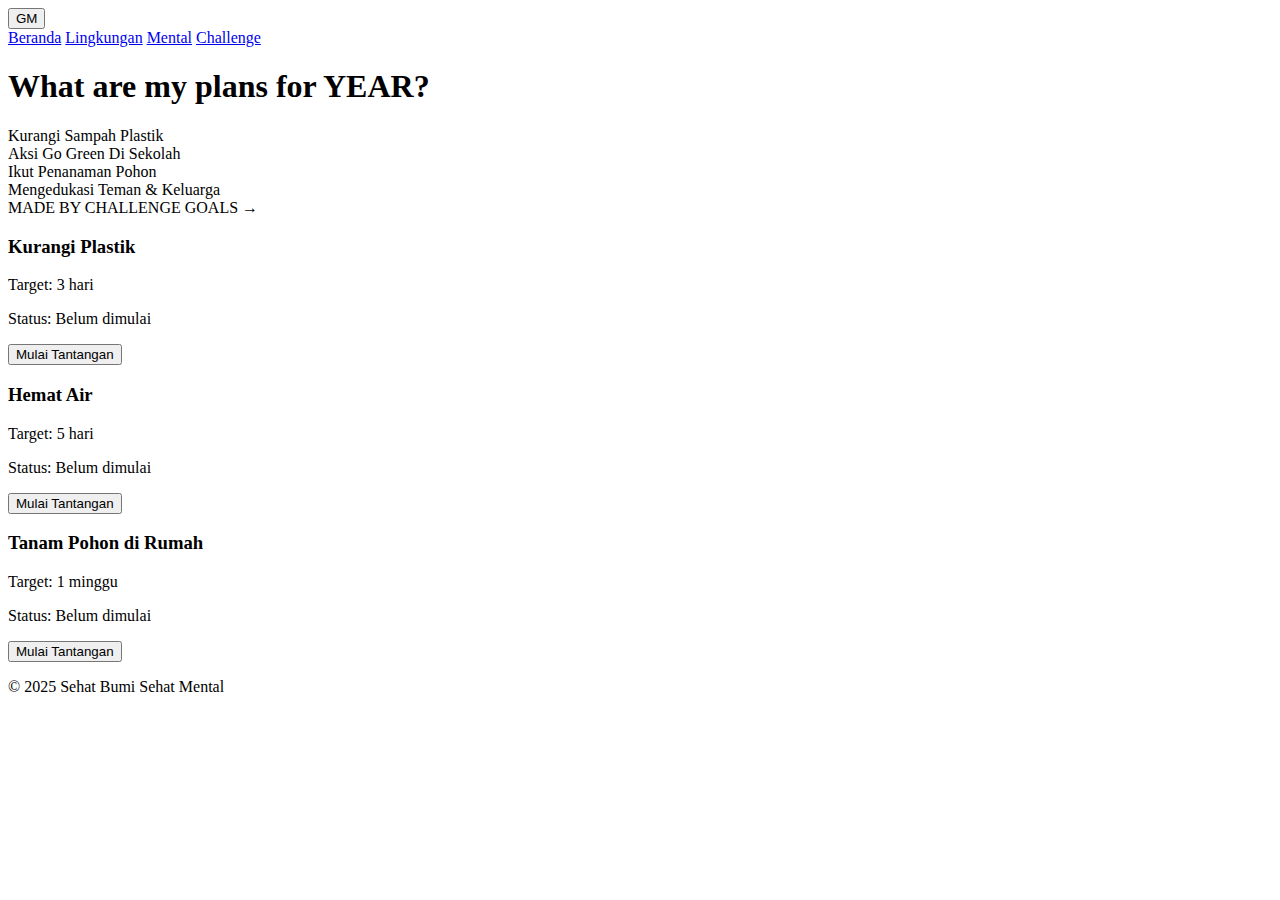
<file: greenmind/challenge.html>
<!DOCTYPE html>
<html lang="id">

<head>
    <meta charset="UTF-8">
    <meta name="viewport" content="width=device-width, initial-scale=1.0">
    <title>Challenge Lingkungan - Sehat Bumi Sehat Mental</title>
    <link rel="stylesheet" href="assets/css/style.css">
</head>

<body>
    <style>
        /* MODAL */
        .modal {
            position: fixed;
            top: 0;
            left: 0;
            width: 100%;
            height: 100%;
            background: rgba(0, 0, 0, 0.55);
            display: none;
            justify-content: center;
            align-items: center;
            z-index: 2000;
        }

        .modal-content {
            background: white;
            padding: 40px;
            width: 350px;
            border-radius: 18px;
            text-align: center;
            animation: pop .25s ease;
        }

        @keyframes pop {
            from {
                transform: scale(0.6);
                opacity: 0;
            }

            to {
                transform: scale(1);
                opacity: 1;
            }
        }

        .reward {
            font-size: 40px;
            margin-bottom: 15px;
        }
    </style>
    </head>
    <div id="page-wrapper" class="main-wrapper">

        <!-- NAVBAR -->
        <header class="navbar">
            <button class="sidebar-toggle" onclick="toggleSidebar()">GM</button>
            <nav id="navMenu">
                <a href="index.html">Beranda</a>
                <a href="lingkungan.html">Lingkungan</a>
                <a href="mental.html">Mental</a>
                <a href="challenge.html" class="active">Challenge</a>
            </nav>
        </header>


        <!-- HERO PLANS -->
        <section class="plans-hero">
            <h1 class="plans-title">What are my <span>plans</span> for YEAR?</h1>
            <div class="tag-container">
                <div class="tag tag-1">Kurangi Sampah Plastik</div>
                <div class="tag tag-2">Aksi Go Green Di Sekolah</div>
                <div class="tag tag-3">Ikut Penanaman Pohon</div>
                <div class="tag tag-4">Mengedukasi Teman & Keluarga</div>
            </div>
            <div class="plans-footer">
                <span>MADE BY</span>
                <span>CHALLENGE GOALS →</span>
            </div>
        </section>

        <!-- CHALLENGE CARDS -->
        <main class="content">
            <section class="cards">

                <div class="card">
                    <h3>Kurangi Plastik</h3>
                    <p>Target: 3 hari</p>
                    <p class="status">Status: Belum dimulai</p>
                    <button class="btn" onclick="updateChallenge(this)">Mulai Tantangan</button>
                </div>

                <div class="card">
                    <h3>Hemat Air</h3>
                    <p>Target: 5 hari</p>
                    <p class="status">Status: Belum dimulai</p>
                    <button class="btn" onclick="updateChallenge(this)">Mulai Tantangan</button>
                </div>

                <div class="card">
                    <h3>Tanam Pohon di Rumah</h3>
                    <p>Target: 1 minggu</p>
                    <p class="status">Status: Belum dimulai</p>
                    <button class="btn" onclick="updateChallenge(this)">Mulai Tantangan</button>
                </div>

            </section>
        </main>

        <!-- MODAL POP-UP SELAMAT -->
        <div class="modal" id="congratsModal">
            <div class="modal-content">
                <div class="reward">🎉</div>
                <h2>Selamat!</h2>
                <p>Kamu berhasil menyelesaikan tantangan 🌿</p>
                <button class="btn" onclick="closeModal()">Tutup</button>
            </div>
        </div>

        <footer>
            <p>© 2025 Sehat Bumi Sehat Mental</p>
        </footer>

    </div> <!-- WRAPPER -->
    <!-- SCRIPT -->
    <script>
        // Challenge cards logic
        function updateChallenge(button) {
            const card = button.parentNode;
            const statusText = card.querySelector(".status");

            if (statusText.innerText.includes("Belum")) {
                statusText.innerText = "Status: Berjalan";
                button.innerText = "Selesaikan";
            } else if (statusText.innerText.includes("Berjalan")) {
                statusText.innerText = "Status: Selesai 🎉";
                button.innerText = "Lihat";
                showCongrats();
            } else {
                alert("Kamu sudah menyelesaikan ini! 🎉");
            }
        }

        function showCongrats() {
            document.getElementById("congratsModal").style.display = "flex";
        }

        function closeModal() {
            document.getElementById("congratsModal").style.display = "none";
        }
    </script>

</body>

</html>
</file>
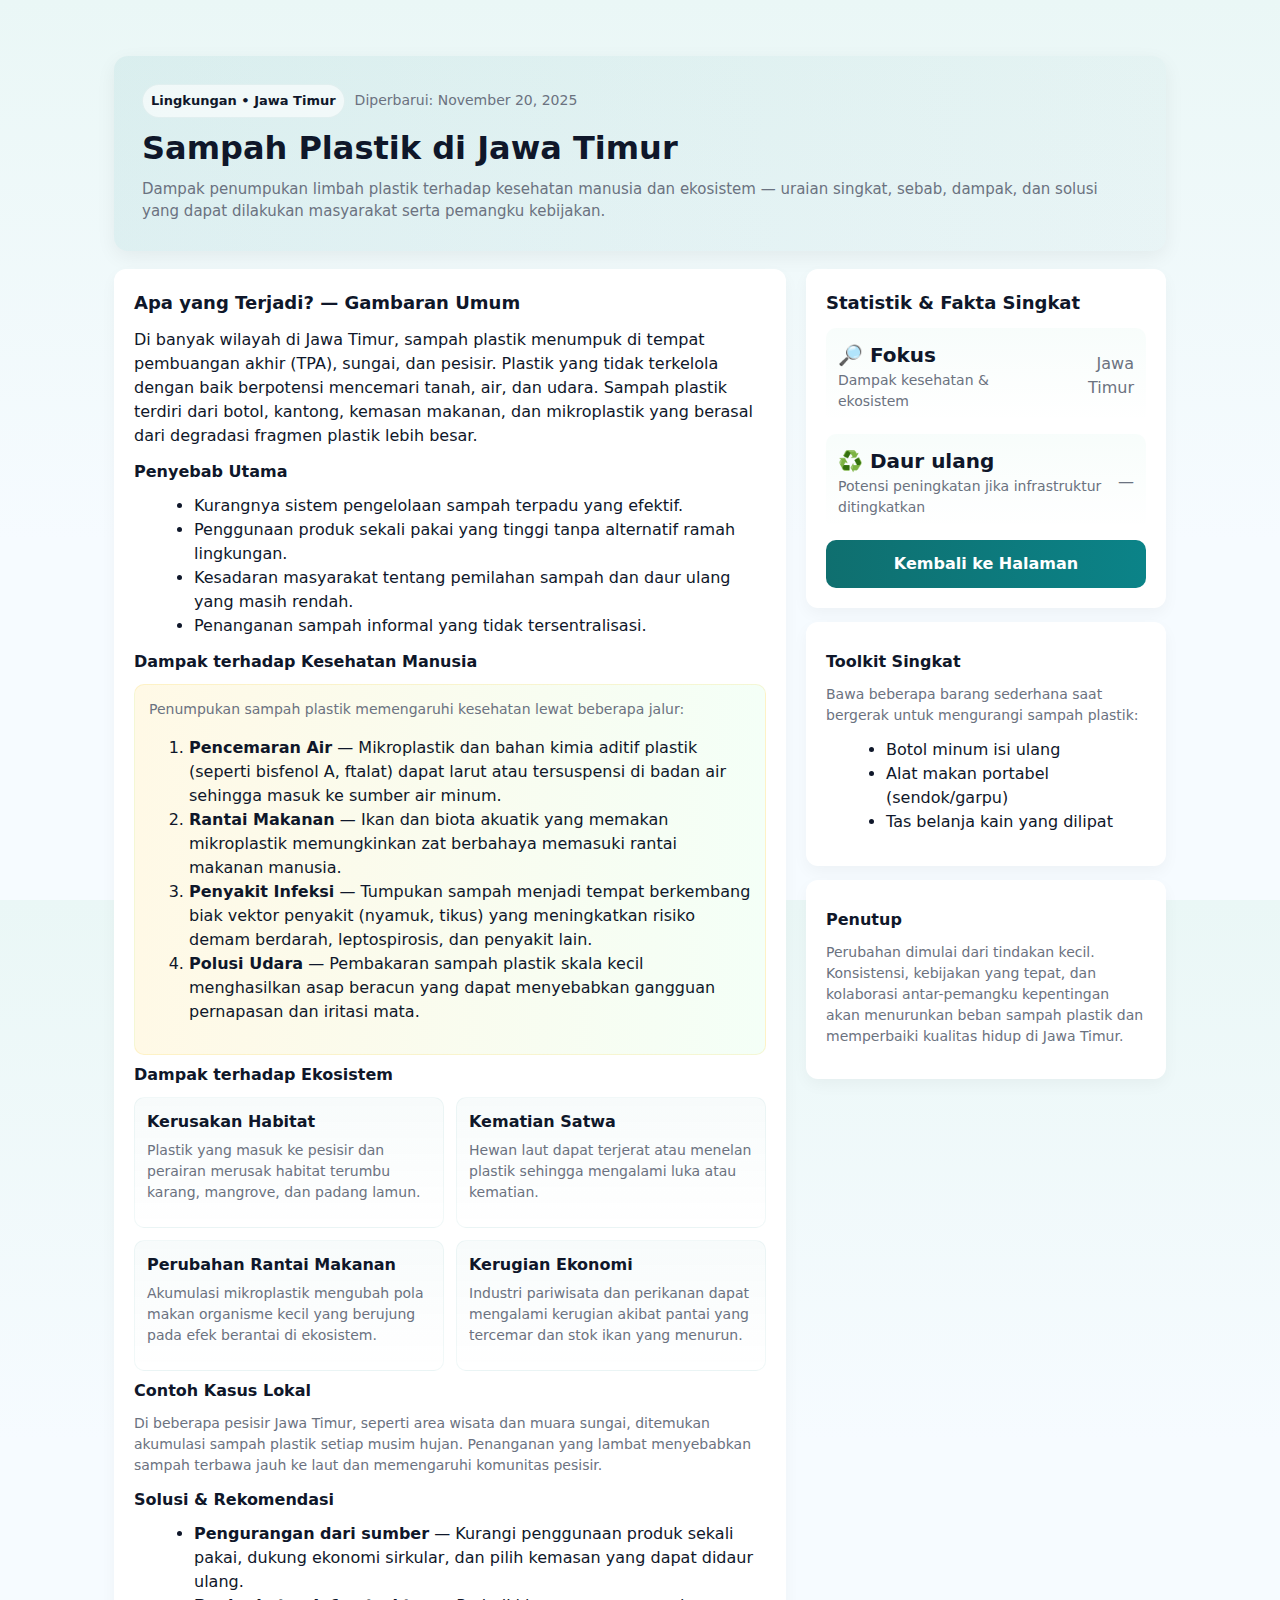
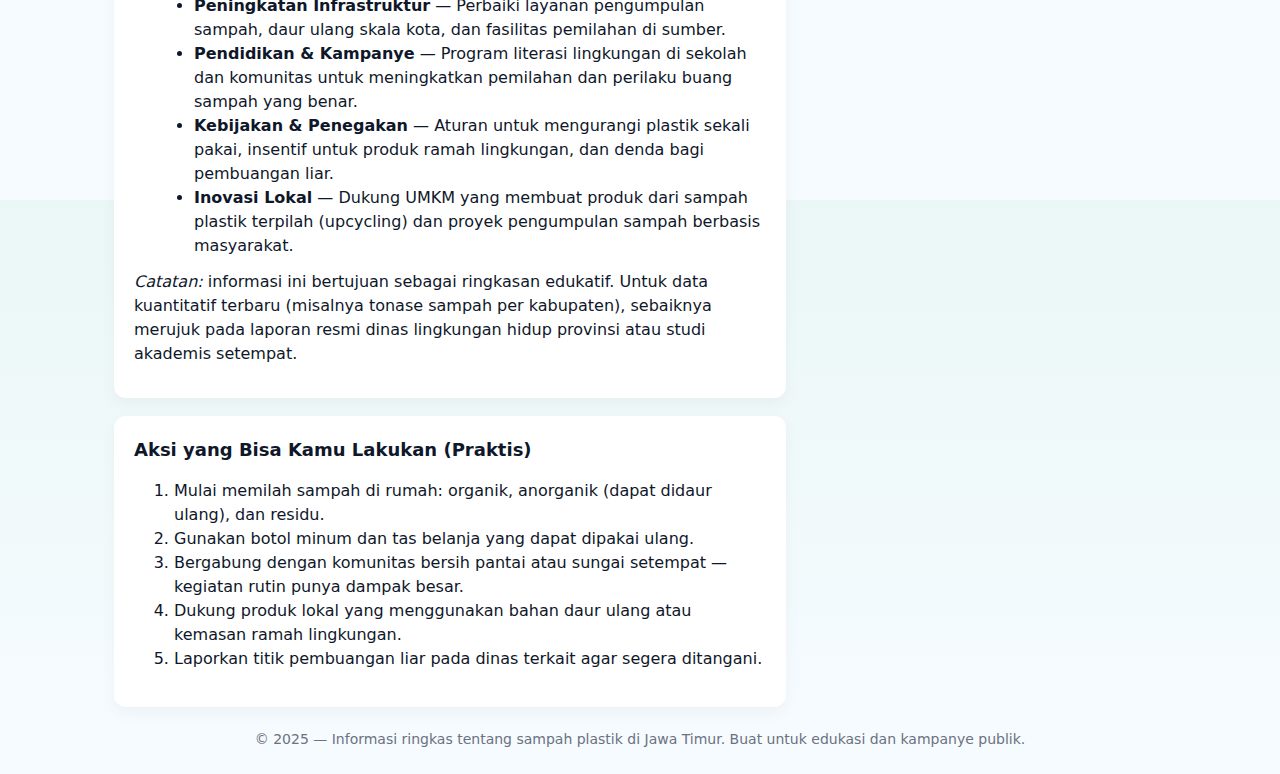
<file: greenmind/topik1.html>
<!doctype html>
<html lang="id">
<head>
  <meta charset="utf-8">
  <meta name="viewport" content="width=device-width, initial-scale=1">
  <title>Sampah Plastik di Jawa Timur — Dampak terhadap Kesehatan & Ekosistem</title>
  <meta name="description" content="Ringkasan tentang penumpukan limbah plastik di Jawa Timur, dampaknya pada kesehatan manusia dan lingkungan, serta solusi praktis yang bisa diterapkan.">
  <style>
    :root{
      --bg:#f6fbff; --card:#ffffff; --accent:#0f6f6f; --muted:#6b7280; --accent-2:#0b8388;
      --success:#16a34a; --danger:#ef4444; --glass: rgba(255,255,255,0.6);
      font-family: Inter, ui-sans-serif, system-ui, -apple-system, "Segoe UI", Roboto, "Helvetica Neue", Arial;
    }
    *{box-sizing:border-box}
    html,body{height:100%}
    body{
      margin:0; background:linear-gradient(180deg,#eaf7f6 0%,var(--bg) 60%);
      color:#0f172a; -webkit-font-smoothing:antialiased; -moz-osx-font-smoothing:grayscale;
      line-height:1.5;
    }
    .container{max-width:1100px;margin:32px auto;padding:24px}

    header.hero{
      display:grid;grid-template-columns:1fr;gap:18px;align-items:center;padding:28px;border-radius:14px;background:linear-gradient(90deg,rgba(11,131,136,0.08),rgba(15,111,111,0.03));box-shadow:0 6px 20px rgba(2,6,23,0.06);
    }
    header.hero .title{font-size:clamp(20px,3.5vw,32px);font-weight:700;margin:0}
    header.hero p.lead{margin:6px 0 0;color:var(--muted);font-size:15px}

    .grid{display:grid;grid-template-columns:1fr 360px;gap:20px;margin-top:18px}
    @media (max-width:900px){.grid{grid-template-columns:1fr}}

    .card{background:var(--card);padding:20px;border-radius:12px;box-shadow:0 6px 16px rgba(2,6,23,0.04)}
    h2{margin:0 0 12px;font-size:18px}
    h3{margin:8px 0 10px;font-size:16px}
    p{margin:0 0 12px}
    .muted{color:var(--muted);font-size:14px}

    /* highlights */
    .impact-list{display:grid;grid-template-columns:repeat(2,1fr);gap:12px}
    @media (max-width:700px){.impact-list{grid-template-columns:1fr}}
    .impact-item{padding:12px;border-radius:10px;background:linear-gradient(180deg,rgba(11,131,136,0.03),rgba(0,0,0,0));border:1px solid rgba(11,131,136,0.06)}
    .impact-item strong{display:block;margin-bottom:6px}

    /* aside */
    aside .stat{display:flex;justify-content:space-between;align-items:center;padding:12px;border-radius:10px;background:linear-gradient(180deg,rgba(16,185,129,0.03),rgba(0,0,0,0));margin-bottom:10px}
    aside .cta{display:block;text-align:center;padding:12px;border-radius:10px;background:linear-gradient(90deg,var(--accent),var(--accent-2));color:white;text-decoration:none;font-weight:600}

    /* callout */
    .callout{padding:14px;border-radius:10px;background:linear-gradient(90deg,#fff9e6,#f4fff7);border:1px solid rgba(250,204,21,0.15)}

    footer{margin-top:22px;text-align:center;color:var(--muted);font-size:14px}

    /* accessibility and small UI */
    .tag{display:inline-block;padding:6px 8px;border-radius:999px;background:var(--glass);font-weight:600;font-size:13px;border:1px solid rgba(15,111,111,0.07);}
    ul{margin:0 0 12px 20px}
    code{background:#0b1220;color:#e6fffa;padding:2px 6px;border-radius:6px;font-size:13px}
  </style>
</head>
<body>
  <div class="container">
    <header class="hero card">
      <div>
        <div style="display:flex;gap:10px;align-items:center;margin-bottom:6px">
          <span class="tag">Lingkungan • Jawa Timur</span>
          <small class="muted">Diperbarui: November 20, 2025</small>
        </div>
        <h1 class="title">Sampah Plastik di Jawa Timur</h1>
        <p class="lead">Dampak penumpukan limbah plastik terhadap kesehatan manusia dan ekosistem — uraian singkat, sebab, dampak, dan solusi yang dapat dilakukan masyarakat serta pemangku kebijakan.</p>
      </div>
    </header>

    <main class="grid">
      <section>
        <article class="card">
          <h2>Apa yang Terjadi? — Gambaran Umum</h2>
          <p>Di banyak wilayah di Jawa Timur, sampah plastik menumpuk di tempat pembuangan akhir (TPA), sungai, dan pesisir. Plastik yang tidak terkelola dengan baik berpotensi mencemari tanah, air, dan udara. Sampah plastik terdiri dari botol, kantong, kemasan makanan, dan mikroplastik yang berasal dari degradasi fragmen plastik lebih besar.</p>

          <h3>Penyebab Utama</h3>
          <ul>
            <li>Kurangnya sistem pengelolaan sampah terpadu yang efektif.</li>
            <li>Penggunaan produk sekali pakai yang tinggi tanpa alternatif ramah lingkungan.</li>
            <li>Kesadaran masyarakat tentang pemilahan sampah dan daur ulang yang masih rendah.</li>
            <li>Penanganan sampah informal yang tidak tersentralisasi.</li>
          </ul>

          <h3>Dampak terhadap Kesehatan Manusia</h3>
          <div class="callout">
            <p class="muted">Penumpukan sampah plastik memengaruhi kesehatan lewat beberapa jalur:</p>
            <ol>
              <li><strong>Pencemaran Air</strong> — Mikroplastik dan bahan kimia aditif plastik (seperti bisfenol A, ftalat) dapat larut atau tersuspensi di badan air sehingga masuk ke sumber air minum.</li>
              <li><strong>Rantai Makanan</strong> — Ikan dan biota akuatik yang memakan mikroplastik memungkinkan zat berbahaya memasuki rantai makanan manusia.</li>
              <li><strong>Penyakit Infeksi</strong> — Tumpukan sampah menjadi tempat berkembang biak vektor penyakit (nyamuk, tikus) yang meningkatkan risiko demam berdarah, leptospirosis, dan penyakit lain.</li>
              <li><strong>Polusi Udara</strong> — Pembakaran sampah plastik skala kecil menghasilkan asap beracun yang dapat menyebabkan gangguan pernapasan dan iritasi mata.</li>
            </ol>
          </div>

          <h3>Dampak terhadap Ekosistem</h3>
          <div class="impact-list">
            <div class="impact-item">
              <strong>Kerusakan Habitat</strong>
              <p class="muted">Plastik yang masuk ke pesisir dan perairan merusak habitat terumbu karang, mangrove, dan padang lamun.</p>
            </div>
            <div class="impact-item">
              <strong>Kematian Satwa</strong>
              <p class="muted">Hewan laut dapat terjerat atau menelan plastik sehingga mengalami luka atau kematian.</p>
            </div>
            <div class="impact-item">
              <strong>Perubahan Rantai Makanan</strong>
              <p class="muted">Akumulasi mikroplastik mengubah pola makan organisme kecil yang berujung pada efek berantai di ekosistem.</p>
            </div>
            <div class="impact-item">
              <strong>Kerugian Ekonomi</strong>
              <p class="muted">Industri pariwisata dan perikanan dapat mengalami kerugian akibat pantai yang tercemar dan stok ikan yang menurun.</p>
            </div>
          </div>

          <h3>Contoh Kasus Lokal</h3>
          <p class="muted">Di beberapa pesisir Jawa Timur, seperti area wisata dan muara sungai, ditemukan akumulasi sampah plastik setiap musim hujan. Penanganan yang lambat menyebabkan sampah terbawa jauh ke laut dan memengaruhi komunitas pesisir.</p>

          <h3>Solusi & Rekomendasi</h3>
          <ul>
            <li><strong>Pengurangan dari sumber</strong> — Kurangi penggunaan produk sekali pakai, dukung ekonomi sirkular, dan pilih kemasan yang dapat didaur ulang.</li>
            <li><strong>Peningkatan Infrastruktur</strong> — Perbaiki layanan pengumpulan sampah, daur ulang skala kota, dan fasilitas pemilahan di sumber.</li>
            <li><strong>Pendidikan & Kampanye</strong> — Program literasi lingkungan di sekolah dan komunitas untuk meningkatkan pemilahan dan perilaku buang sampah yang benar.</li>
            <li><strong>Kebijakan & Penegakan</strong> — Aturan untuk mengurangi plastik sekali pakai, insentif untuk produk ramah lingkungan, dan denda bagi pembuangan liar.</li>
            <li><strong>Inovasi Lokal</strong> — Dukung UMKM yang membuat produk dari sampah plastik terpilah (upcycling) dan proyek pengumpulan sampah berbasis masyarakat.</li>
          </ul>

          <p><em>Catatan:</em> informasi ini bertujuan sebagai ringkasan edukatif. Untuk data kuantitatif terbaru (misalnya tonase sampah per kabupaten), sebaiknya merujuk pada laporan resmi dinas lingkungan hidup provinsi atau studi akademis setempat.</p>
        </article>

        <article class="card" style="margin-top:18px">
          <h2>Aksi yang Bisa Kamu Lakukan (Praktis)</h2>
          <ol>
            <li>Mulai memilah sampah di rumah: organik, anorganik (dapat didaur ulang), dan residu.</li>
            <li>Gunakan botol minum dan tas belanja yang dapat dipakai ulang.</li>
            <li>Bergabung dengan komunitas bersih pantai atau sungai setempat — kegiatan rutin punya dampak besar.</li>
            <li>Dukung produk lokal yang menggunakan bahan daur ulang atau kemasan ramah lingkungan.</li>
            <li>Laporkan titik pembuangan liar pada dinas terkait agar segera ditangani.</li>
          </ol>
        </article>
      </section>

      <aside>
        <div class="card">
          <h2>Statistik & Fakta Singkat</h2>
          <div class="stat">
            <div>
              <div style="font-weight:700;font-size:20px">🔎 Fokus</div>
              <div class="muted">Dampak kesehatan & ekosistem</div>
            </div>
            <div style="text-align:right;color:var(--muted)">Jawa Timur</div>
          </div>

          <div class="stat">
            <div>
              <div style="font-weight:700;font-size:20px">♻️ Daur ulang</div>
              <div class="muted">Potensi peningkatan jika infrastruktur ditingkatkan</div>
            </div>
            <div style="text-align:right;color:var(--muted)">—</div>
          </div>

          <a href="lingkungan.html" class="cta">Kembali ke Halaman</a>
        </div>

        <div class="card" style="margin-top:14px">
          <h3>Toolkit Singkat</h3>
          <p class="muted">Bawa beberapa barang sederhana saat bergerak untuk mengurangi sampah plastik:</p>
          <ul>
            <li>Botol minum isi ulang</li>
            <li>Alat makan portabel (sendok/garpu)</li>
            <li>Tas belanja kain yang dilipat</li>
          </ul>
        </div>

        <div class="card" style="margin-top:14px">
          <h3>Penutup</h3>
          <p class="muted">Perubahan dimulai dari tindakan kecil. Konsistensi, kebijakan yang tepat, dan kolaborasi antar-pemangku kepentingan akan menurunkan beban sampah plastik dan memperbaiki kualitas hidup di Jawa Timur.</p>
        </div>
      </aside>
    </main>

    <footer>
      &copy; 2025 — Informasi ringkas tentang sampah plastik di Jawa Timur. Buat untuk edukasi dan kampanye publik.
    </footer>
  </div>
</body>
</html>
</file>
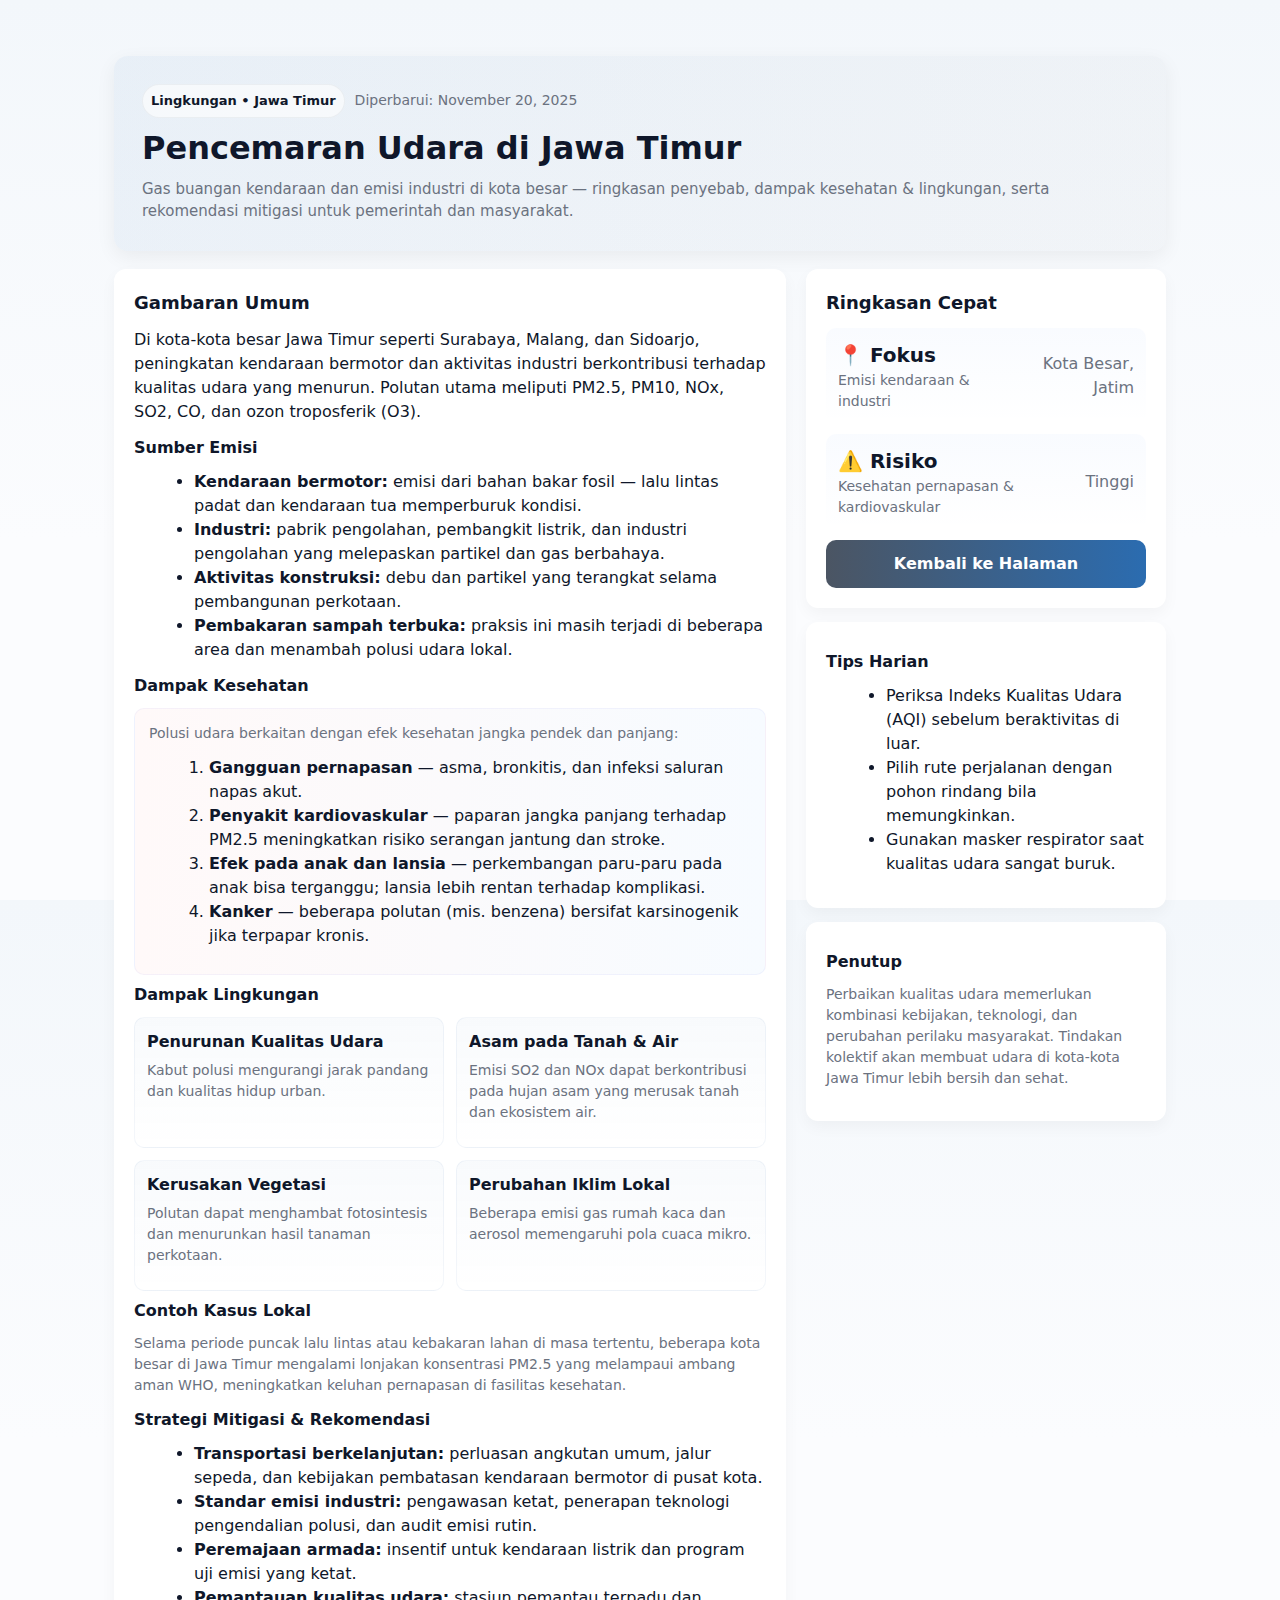
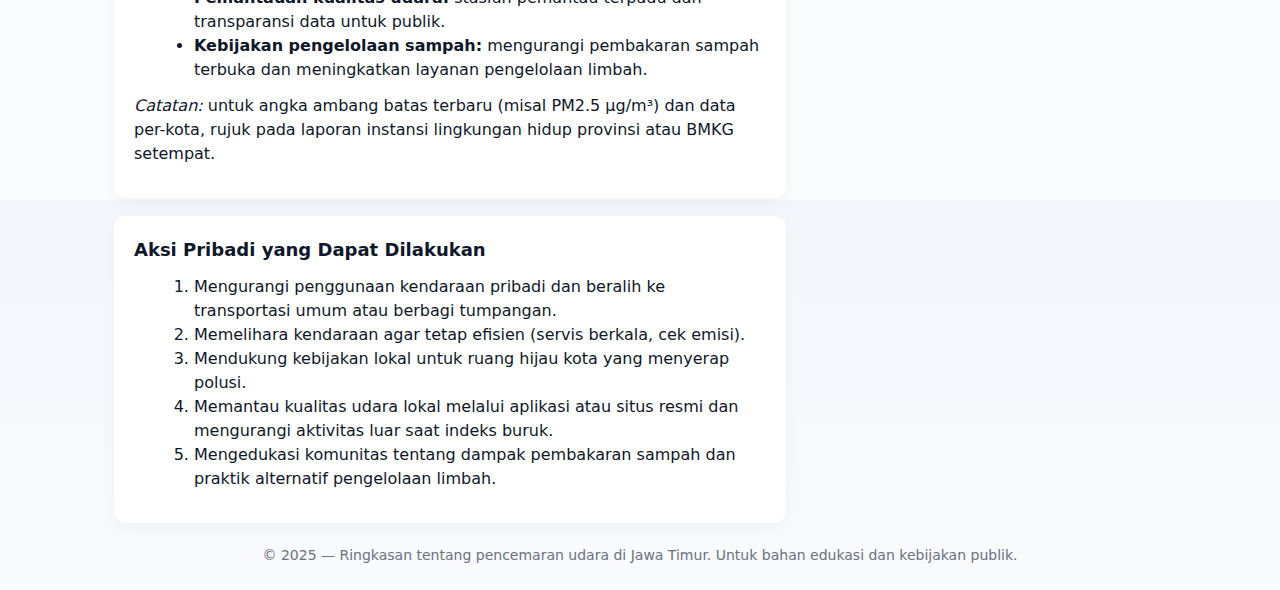
<file: greenmind/topik2.html>
<!doctype html>
<html lang="id">
<head>
  <meta charset="utf-8">
  <meta name="viewport" content="width=device-width, initial-scale=1">
  <title>Pencemaran Udara di Jawa Timur — Kendaraan & Industri</title>
  <meta name="description" content="Ringkasan tentang pencemaran udara di kota-kota besar Jawa Timur akibat gas buangan kendaraan dan emisi industri, dampak kesehatan, lingkungan, dan solusi kebijakan.">
  <style>
    :root{
      --bg:#fbfcfe; --card:#ffffff; --accent:#4b5563; --muted:#6b7280; --accent-2:#2b6cb0;
      font-family: Inter, ui-sans-serif, system-ui, -apple-system, "Segoe UI", Roboto, "Helvetica Neue", Arial;
    }
    *{box-sizing:border-box}
    html,body{height:100%}
    body{
      margin:0; background:linear-gradient(180deg,#f3f7fb 0%,var(--bg) 60%);
      color:#0f172a; -webkit-font-smoothing:antialiased; -moz-osx-font-smoothing:grayscale;
      line-height:1.5;
    }
    .container{max-width:1100px;margin:32px auto;padding:24px}

    header.hero{
      display:grid;grid-template-columns:1fr;gap:18px;align-items:center;padding:28px;border-radius:14px;background:linear-gradient(90deg,rgba(43,108,176,0.06),rgba(75,85,99,0.03));box-shadow:0 6px 20px rgba(2,6,23,0.06);
    }
    header.hero .title{font-size:clamp(20px,3.5vw,32px);font-weight:700;margin:0}
    header.hero p.lead{margin:6px 0 0;color:var(--muted);font-size:15px}

    .grid{display:grid;grid-template-columns:1fr 360px;gap:20px;margin-top:18px}
    @media (max-width:900px){.grid{grid-template-columns:1fr}}

    .card{background:var(--card);padding:20px;border-radius:12px;box-shadow:0 6px 16px rgba(2,6,23,0.04)}
    h2{margin:0 0 12px;font-size:18px}
    h3{margin:8px 0 10px;font-size:16px}
    p{margin:0 0 12px}
    .muted{color:var(--muted);font-size:14px}

    .impact-list{display:grid;grid-template-columns:repeat(2,1fr);gap:12px}
    @media (max-width:700px){.impact-list{grid-template-columns:1fr}}
    .impact-item{padding:12px;border-radius:10px;background:linear-gradient(180deg,rgba(43,108,176,0.03),rgba(0,0,0,0));border:1px solid rgba(43,108,176,0.06)}
    .impact-item strong{display:block;margin-bottom:6px}

    aside .stat{display:flex;justify-content:space-between;align-items:center;padding:12px;border-radius:10px;background:linear-gradient(180deg,rgba(59,130,246,0.03),rgba(0,0,0,0));margin-bottom:10px}
    aside .cta{display:block;text-align:center;padding:12px;border-radius:10px;background:linear-gradient(90deg,var(--accent),var(--accent-2));color:white;text-decoration:none;font-weight:600}

    .tag{display:inline-block;padding:6px 8px;border-radius:999px;background:rgba(255,255,255,0.6);font-weight:600;font-size:13px;border:1px solid rgba(75,85,99,0.07);}
    ul{margin:0 0 12px 20px}
    ol{margin:0 0 12px 20px}
    .callout{padding:14px;border-radius:10px;background:linear-gradient(90deg,#fff9f9,#f7fbff);border:1px solid rgba(99,102,241,0.06)}
    footer{margin-top:22px;text-align:center;color:var(--muted);font-size:14px}
  </style>
</head>
<body>
  <div class="container">
    <header class="hero card">
      <div>
        <div style="display:flex;gap:10px;align-items:center;margin-bottom:6px">
          <span class="tag">Lingkungan • Jawa Timur</span>
          <small class="muted">Diperbarui: November 20, 2025</small>
        </div>
        <h1 class="title">Pencemaran Udara di Jawa Timur</h1>
        <p class="lead">Gas buangan kendaraan dan emisi industri di kota besar — ringkasan penyebab, dampak kesehatan & lingkungan, serta rekomendasi mitigasi untuk pemerintah dan masyarakat.</p>
      </div>
    </header>

    <main class="grid">
      <section>
        <article class="card">
          <h2>Gambaran Umum</h2>
          <p>Di kota-kota besar Jawa Timur seperti Surabaya, Malang, dan Sidoarjo, peningkatan kendaraan bermotor dan aktivitas industri berkontribusi terhadap kualitas udara yang menurun. Polutan utama meliputi PM2.5, PM10, NOx, SO2, CO, dan ozon troposferik (O3).</p>

          <h3>Sumber Emisi</h3>
          <ul>
            <li><strong>Kendaraan bermotor:</strong> emisi dari bahan bakar fosil — lalu lintas padat dan kendaraan tua memperburuk kondisi.</li>
            <li><strong>Industri:</strong> pabrik pengolahan, pembangkit listrik, dan industri pengolahan yang melepaskan partikel dan gas berbahaya.</li>
            <li><strong>Aktivitas konstruksi:</strong> debu dan partikel yang terangkat selama pembangunan perkotaan.</li>
            <li><strong>Pembakaran sampah terbuka:</strong> praksis ini masih terjadi di beberapa area dan menambah polusi udara lokal.</li>
          </ul>

          <h3>Dampak Kesehatan</h3>
          <div class="callout">
            <p class="muted">Polusi udara berkaitan dengan efek kesehatan jangka pendek dan panjang:</p>
            <ol>
              <li><strong>Gangguan pernapasan</strong> — asma, bronkitis, dan infeksi saluran napas akut.</li>
              <li><strong>Penyakit kardiovaskular</strong> — paparan jangka panjang terhadap PM2.5 meningkatkan risiko serangan jantung dan stroke.</li>
              <li><strong>Efek pada anak dan lansia</strong> — perkembangan paru-paru pada anak bisa terganggu; lansia lebih rentan terhadap komplikasi.</li>
              <li><strong>Kanker</strong> — beberapa polutan (mis. benzena) bersifat karsinogenik jika terpapar kronis.</li>
            </ol>
          </div>

          <h3>Dampak Lingkungan</h3>
          <div class="impact-list">
            <div class="impact-item">
              <strong>Penurunan Kualitas Udara</strong>
              <p class="muted">Kabut polusi mengurangi jarak pandang dan kualitas hidup urban.</p>
            </div>
            <div class="impact-item">
              <strong>Asam pada Tanah & Air</strong>
              <p class="muted">Emisi SO2 dan NOx dapat berkontribusi pada hujan asam yang merusak tanah dan ekosistem air.</p>
            </div>
            <div class="impact-item">
              <strong>Kerusakan Vegetasi</strong>
              <p class="muted">Polutan dapat menghambat fotosintesis dan menurunkan hasil tanaman perkotaan.</p>
            </div>
            <div class="impact-item">
              <strong>Perubahan Iklim Lokal</strong>
              <p class="muted">Beberapa emisi gas rumah kaca dan aerosol memengaruhi pola cuaca mikro.</p>
            </div>
          </div>

          <h3>Contoh Kasus Lokal</h3>
          <p class="muted">Selama periode puncak lalu lintas atau kebakaran lahan di masa tertentu, beberapa kota besar di Jawa Timur mengalami lonjakan konsentrasi PM2.5 yang melampaui ambang aman WHO, meningkatkan keluhan pernapasan di fasilitas kesehatan.</p>

          <h3>Strategi Mitigasi & Rekomendasi</h3>
          <ul>
            <li><strong>Transportasi berkelanjutan:</strong> perluasan angkutan umum, jalur sepeda, dan kebijakan pembatasan kendaraan bermotor di pusat kota.</li>
            <li><strong>Standar emisi industri:</strong> pengawasan ketat, penerapan teknologi pengendalian polusi, dan audit emisi rutin.</li>
            <li><strong>Peremajaan armada:</strong> insentif untuk kendaraan listrik dan program uji emisi yang ketat.</li>
            <li><strong>Pemantauan kualitas udara:</strong> stasiun pemantau terpadu dan transparansi data untuk publik.</li>
            <li><strong>Kebijakan pengelolaan sampah:</strong> mengurangi pembakaran sampah terbuka dan meningkatkan layanan pengelolaan limbah.</li>
          </ul>

          <p><em>Catatan:</em> untuk angka ambang batas terbaru (misal PM2.5 μg/m³) dan data per-kota, rujuk pada laporan instansi lingkungan hidup provinsi atau BMKG setempat.</p>
        </article>

        <article class="card" style="margin-top:18px">
          <h2>Aksi Pribadi yang Dapat Dilakukan</h2>
          <ol>
            <li>Mengurangi penggunaan kendaraan pribadi dan beralih ke transportasi umum atau berbagi tumpangan.</li>
            <li>Memelihara kendaraan agar tetap efisien (servis berkala, cek emisi).</li>
            <li>Mendukung kebijakan lokal untuk ruang hijau kota yang menyerap polusi.</li>
            <li>Memantau kualitas udara lokal melalui aplikasi atau situs resmi dan mengurangi aktivitas luar saat indeks buruk.</li>
            <li>Mengedukasi komunitas tentang dampak pembakaran sampah dan praktik alternatif pengelolaan limbah.</li>
          </ol>
        </article>
      </section>

      <aside>
        <div class="card">
          <h2>Ringkasan Cepat</h2>
          <div class="stat">
            <div>
              <div style="font-weight:700;font-size:20px">📍 Fokus</div>
              <div class="muted">Emisi kendaraan & industri</div>
            </div>
            <div style="text-align:right;color:var(--muted)">Kota Besar, Jatim</div>
          </div>

          <div class="stat">
            <div>
              <div style="font-weight:700;font-size:20px">⚠️ Risiko</div>
              <div class="muted">Kesehatan pernapasan & kardiovaskular</div>
            </div>
            <div style="text-align:right;color:var(--muted)">Tinggi</div>
          </div>

          <a href="lingkungan.html" class="cta">Kembali ke Halaman</a>
        </div>

        <div class="card" style="margin-top:14px">
          <h3>Tips Harian</h3>
          <ul>
            <li>Periksa Indeks Kualitas Udara (AQI) sebelum beraktivitas di luar.</li>
            <li>Pilih rute perjalanan dengan pohon rindang bila memungkinkan.</li>
            <li>Gunakan masker respirator saat kualitas udara sangat buruk.</li>
          </ul>
        </div>

        <div class="card" style="margin-top:14px">
          <h3>Penutup</h3>
          <p class="muted">Perbaikan kualitas udara memerlukan kombinasi kebijakan, teknologi, dan perubahan perilaku masyarakat. Tindakan kolektif akan membuat udara di kota-kota Jawa Timur lebih bersih dan sehat.</p>
        </div>
      </aside>
    </main>

    <footer>
      &copy; 2025 — Ringkasan tentang pencemaran udara di Jawa Timur. Untuk bahan edukasi dan kebijakan publik.
    </footer>
  </div>
</body>
</html>
</file>
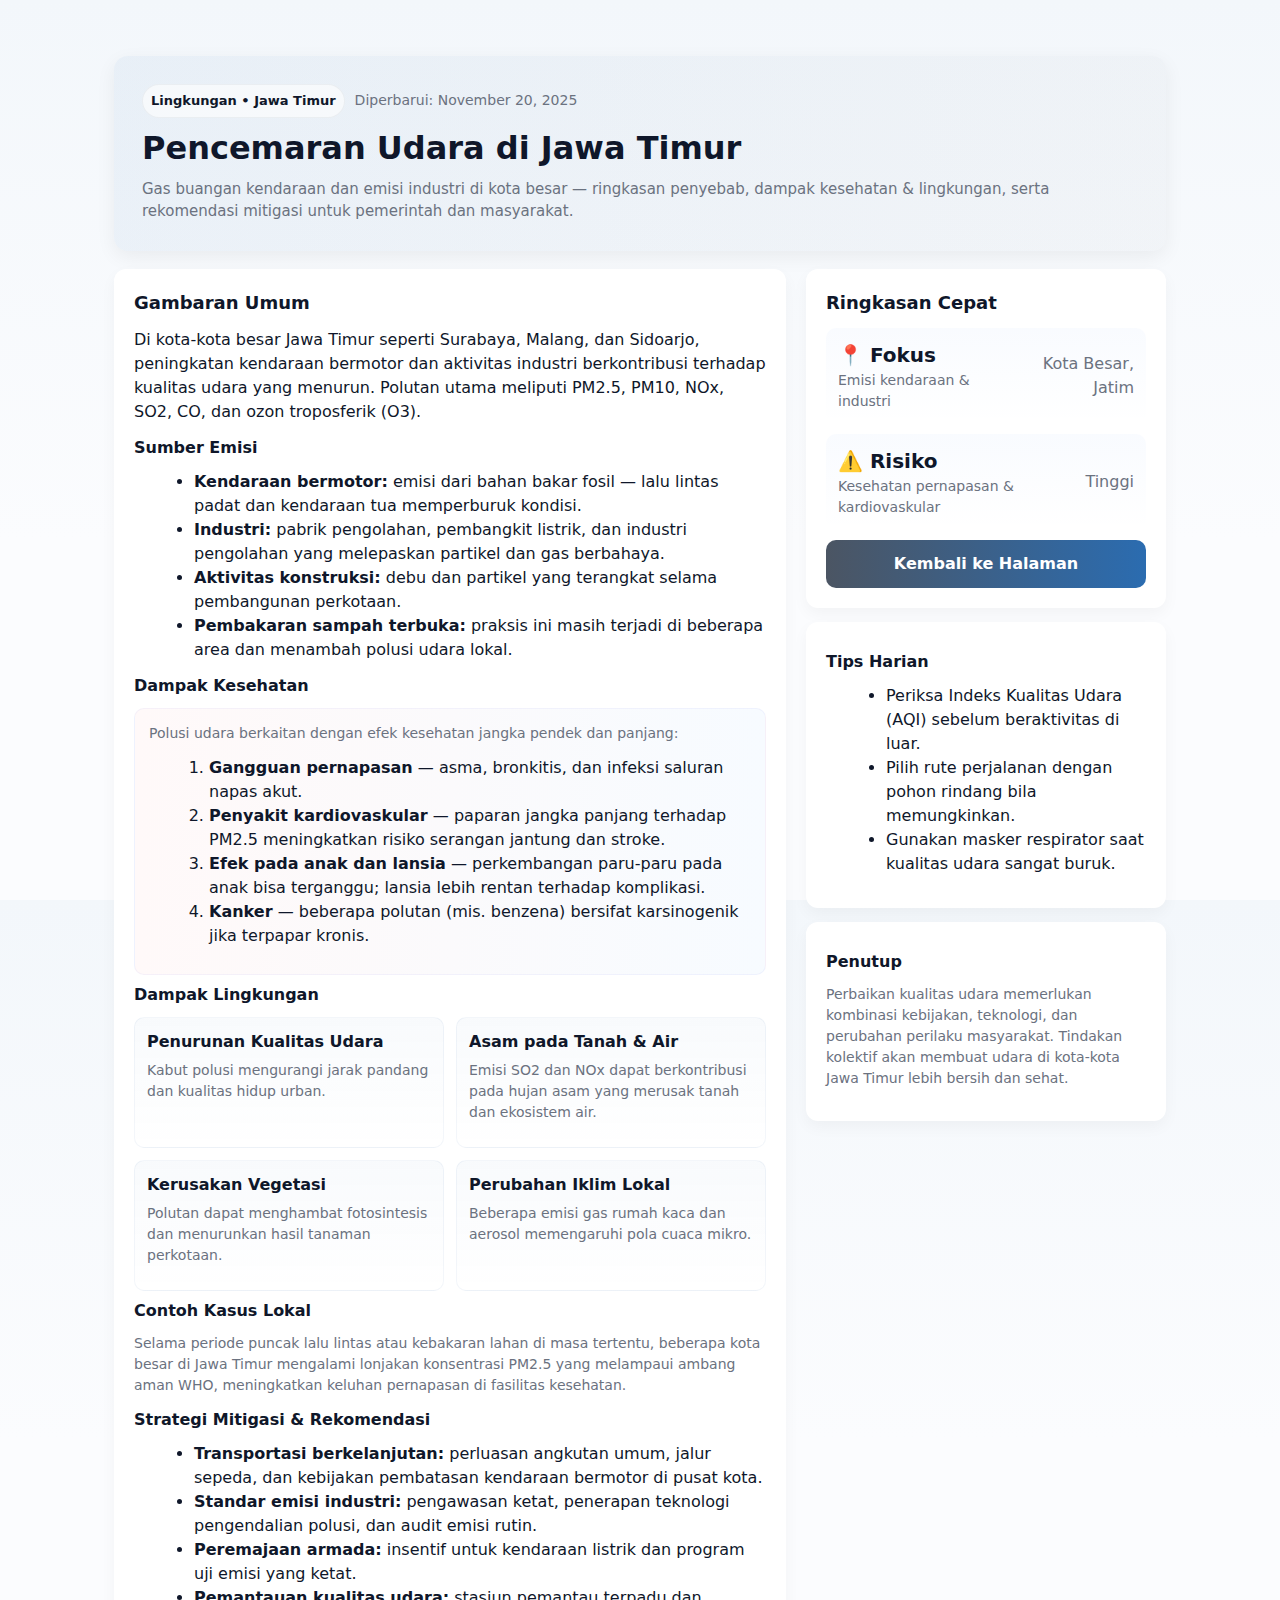
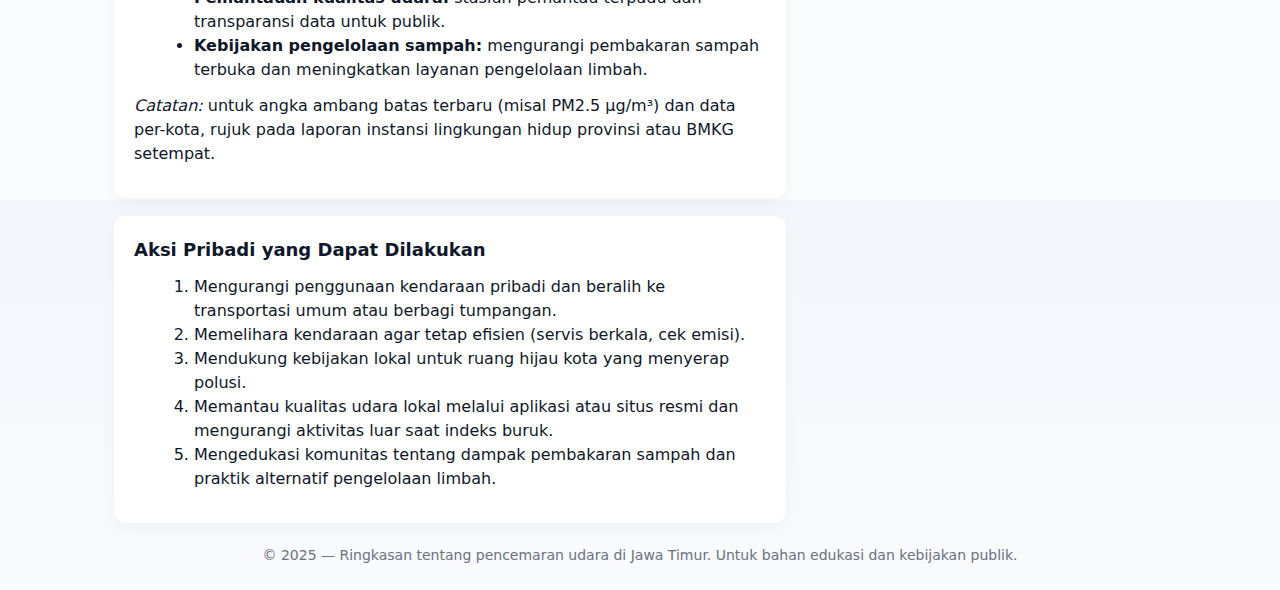
<file: greenmind/topik3.html>
<!doctype html>
<html lang="id">
<head>
  <meta charset="utf-8">
  <meta name="viewport" content="width=device-width, initial-scale=1">
  <title>Pencemaran Udara di Jawa Timur — Kendaraan & Industri</title>
  <meta name="description" content="Ringkasan tentang pencemaran udara di kota-kota besar Jawa Timur akibat gas buangan kendaraan dan emisi industri, dampak kesehatan, lingkungan, dan solusi kebijakan.">
  <style>
    :root{
      --bg:#fbfcfe; --card:#ffffff; --accent:#4b5563; --muted:#6b7280; --accent-2:#2b6cb0;
      font-family: Inter, ui-sans-serif, system-ui, -apple-system, "Segoe UI", Roboto, "Helvetica Neue", Arial;
    }
    *{box-sizing:border-box}
    html,body{height:100%}
    body{
      margin:0; background:linear-gradient(180deg,#f3f7fb 0%,var(--bg) 60%);
      color:#0f172a; -webkit-font-smoothing:antialiased; -moz-osx-font-smoothing:grayscale;
      line-height:1.5;
    }
    .container{max-width:1100px;margin:32px auto;padding:24px}

    header.hero{
      display:grid;grid-template-columns:1fr;gap:18px;align-items:center;padding:28px;border-radius:14px;background:linear-gradient(90deg,rgba(43,108,176,0.06),rgba(75,85,99,0.03));box-shadow:0 6px 20px rgba(2,6,23,0.06);
    }
    header.hero .title{font-size:clamp(20px,3.5vw,32px);font-weight:700;margin:0}
    header.hero p.lead{margin:6px 0 0;color:var(--muted);font-size:15px}

    .grid{display:grid;grid-template-columns:1fr 360px;gap:20px;margin-top:18px}
    @media (max-width:900px){.grid{grid-template-columns:1fr}}

    .card{background:var(--card);padding:20px;border-radius:12px;box-shadow:0 6px 16px rgba(2,6,23,0.04)}
    h2{margin:0 0 12px;font-size:18px}
    h3{margin:8px 0 10px;font-size:16px}
    p{margin:0 0 12px}
    .muted{color:var(--muted);font-size:14px}

    .impact-list{display:grid;grid-template-columns:repeat(2,1fr);gap:12px}
    @media (max-width:700px){.impact-list{grid-template-columns:1fr}}
    .impact-item{padding:12px;border-radius:10px;background:linear-gradient(180deg,rgba(43,108,176,0.03),rgba(0,0,0,0));border:1px solid rgba(43,108,176,0.06)}
    .impact-item strong{display:block;margin-bottom:6px}

    aside .stat{display:flex;justify-content:space-between;align-items:center;padding:12px;border-radius:10px;background:linear-gradient(180deg,rgba(59,130,246,0.03),rgba(0,0,0,0));margin-bottom:10px}
    aside .cta{display:block;text-align:center;padding:12px;border-radius:10px;background:linear-gradient(90deg,var(--accent),var(--accent-2));color:white;text-decoration:none;font-weight:600}

    .tag{display:inline-block;padding:6px 8px;border-radius:999px;background:rgba(255,255,255,0.6);font-weight:600;font-size:13px;border:1px solid rgba(75,85,99,0.07);}
    ul{margin:0 0 12px 20px}
    ol{margin:0 0 12px 20px}
    .callout{padding:14px;border-radius:10px;background:linear-gradient(90deg,#fff9f9,#f7fbff);border:1px solid rgba(99,102,241,0.06)}
    footer{margin-top:22px;text-align:center;color:var(--muted);font-size:14px}
  </style>
</head>
<body>
  <div class="container">
    <header class="hero card">
      <div>
        <div style="display:flex;gap:10px;align-items:center;margin-bottom:6px">
          <span class="tag">Lingkungan • Jawa Timur</span>
          <small class="muted">Diperbarui: November 20, 2025</small>
        </div>
        <h1 class="title">Pencemaran Udara di Jawa Timur</h1>
        <p class="lead">Gas buangan kendaraan dan emisi industri di kota besar — ringkasan penyebab, dampak kesehatan & lingkungan, serta rekomendasi mitigasi untuk pemerintah dan masyarakat.</p>
      </div>
    </header>

    <main class="grid">
      <section>
        <article class="card">
          <h2>Gambaran Umum</h2>
          <p>Di kota-kota besar Jawa Timur seperti Surabaya, Malang, dan Sidoarjo, peningkatan kendaraan bermotor dan aktivitas industri berkontribusi terhadap kualitas udara yang menurun. Polutan utama meliputi PM2.5, PM10, NOx, SO2, CO, dan ozon troposferik (O3).</p>

          <h3>Sumber Emisi</h3>
          <ul>
            <li><strong>Kendaraan bermotor:</strong> emisi dari bahan bakar fosil — lalu lintas padat dan kendaraan tua memperburuk kondisi.</li>
            <li><strong>Industri:</strong> pabrik pengolahan, pembangkit listrik, dan industri pengolahan yang melepaskan partikel dan gas berbahaya.</li>
            <li><strong>Aktivitas konstruksi:</strong> debu dan partikel yang terangkat selama pembangunan perkotaan.</li>
            <li><strong>Pembakaran sampah terbuka:</strong> praksis ini masih terjadi di beberapa area dan menambah polusi udara lokal.</li>
          </ul>

          <h3>Dampak Kesehatan</h3>
          <div class="callout">
            <p class="muted">Polusi udara berkaitan dengan efek kesehatan jangka pendek dan panjang:</p>
            <ol>
              <li><strong>Gangguan pernapasan</strong> — asma, bronkitis, dan infeksi saluran napas akut.</li>
              <li><strong>Penyakit kardiovaskular</strong> — paparan jangka panjang terhadap PM2.5 meningkatkan risiko serangan jantung dan stroke.</li>
              <li><strong>Efek pada anak dan lansia</strong> — perkembangan paru-paru pada anak bisa terganggu; lansia lebih rentan terhadap komplikasi.</li>
              <li><strong>Kanker</strong> — beberapa polutan (mis. benzena) bersifat karsinogenik jika terpapar kronis.</li>
            </ol>
          </div>

          <h3>Dampak Lingkungan</h3>
          <div class="impact-list">
            <div class="impact-item">
              <strong>Penurunan Kualitas Udara</strong>
              <p class="muted">Kabut polusi mengurangi jarak pandang dan kualitas hidup urban.</p>
            </div>
            <div class="impact-item">
              <strong>Asam pada Tanah & Air</strong>
              <p class="muted">Emisi SO2 dan NOx dapat berkontribusi pada hujan asam yang merusak tanah dan ekosistem air.</p>
            </div>
            <div class="impact-item">
              <strong>Kerusakan Vegetasi</strong>
              <p class="muted">Polutan dapat menghambat fotosintesis dan menurunkan hasil tanaman perkotaan.</p>
            </div>
            <div class="impact-item">
              <strong>Perubahan Iklim Lokal</strong>
              <p class="muted">Beberapa emisi gas rumah kaca dan aerosol memengaruhi pola cuaca mikro.</p>
            </div>
          </div>

          <h3>Contoh Kasus Lokal</h3>
          <p class="muted">Selama periode puncak lalu lintas atau kebakaran lahan di masa tertentu, beberapa kota besar di Jawa Timur mengalami lonjakan konsentrasi PM2.5 yang melampaui ambang aman WHO, meningkatkan keluhan pernapasan di fasilitas kesehatan.</p>

          <h3>Strategi Mitigasi & Rekomendasi</h3>
          <ul>
            <li><strong>Transportasi berkelanjutan:</strong> perluasan angkutan umum, jalur sepeda, dan kebijakan pembatasan kendaraan bermotor di pusat kota.</li>
            <li><strong>Standar emisi industri:</strong> pengawasan ketat, penerapan teknologi pengendalian polusi, dan audit emisi rutin.</li>
            <li><strong>Peremajaan armada:</strong> insentif untuk kendaraan listrik dan program uji emisi yang ketat.</li>
            <li><strong>Pemantauan kualitas udara:</strong> stasiun pemantau terpadu dan transparansi data untuk publik.</li>
            <li><strong>Kebijakan pengelolaan sampah:</strong> mengurangi pembakaran sampah terbuka dan meningkatkan layanan pengelolaan limbah.</li>
          </ul>

          <p><em>Catatan:</em> untuk angka ambang batas terbaru (misal PM2.5 μg/m³) dan data per-kota, rujuk pada laporan instansi lingkungan hidup provinsi atau BMKG setempat.</p>
        </article>

        <article class="card" style="margin-top:18px">
          <h2>Aksi Pribadi yang Dapat Dilakukan</h2>
          <ol>
            <li>Mengurangi penggunaan kendaraan pribadi dan beralih ke transportasi umum atau berbagi tumpangan.</li>
            <li>Memelihara kendaraan agar tetap efisien (servis berkala, cek emisi).</li>
            <li>Mendukung kebijakan lokal untuk ruang hijau kota yang menyerap polusi.</li>
            <li>Memantau kualitas udara lokal melalui aplikasi atau situs resmi dan mengurangi aktivitas luar saat indeks buruk.</li>
            <li>Mengedukasi komunitas tentang dampak pembakaran sampah dan praktik alternatif pengelolaan limbah.</li>
          </ol>
        </article>
      </section>

      <aside>
        <div class="card">
          <h2>Ringkasan Cepat</h2>
          <div class="stat">
            <div>
              <div style="font-weight:700;font-size:20px">📍 Fokus</div>
              <div class="muted">Emisi kendaraan & industri</div>
            </div>
            <div style="text-align:right;color:var(--muted)">Kota Besar, Jatim</div>
          </div>

          <div class="stat">
            <div>
              <div style="font-weight:700;font-size:20px">⚠️ Risiko</div>
              <div class="muted">Kesehatan pernapasan & kardiovaskular</div>
            </div>
            <div style="text-align:right;color:var(--muted)">Tinggi</div>
          </div>

          <a href="lingkungan.html" class="cta">Kembali ke Halaman</a>
        </div>

        <div class="card" style="margin-top:14px">
          <h3>Tips Harian</h3>
          <ul>
            <li>Periksa Indeks Kualitas Udara (AQI) sebelum beraktivitas di luar.</li>
            <li>Pilih rute perjalanan dengan pohon rindang bila memungkinkan.</li>
            <li>Gunakan masker respirator saat kualitas udara sangat buruk.</li>
          </ul>
        </div>

        <div class="card" style="margin-top:14px">
          <h3>Penutup</h3>
          <p class="muted">Perbaikan kualitas udara memerlukan kombinasi kebijakan, teknologi, dan perubahan perilaku masyarakat. Tindakan kolektif akan membuat udara di kota-kota Jawa Timur lebih bersih dan sehat.</p>
        </div>
      </aside>
    </main>

    <footer>
      &copy; 2025 — Ringkasan tentang pencemaran udara di Jawa Timur. Untuk bahan edukasi dan kebijakan publik.
    </footer>
  </div>
</body>
</html>
</file>
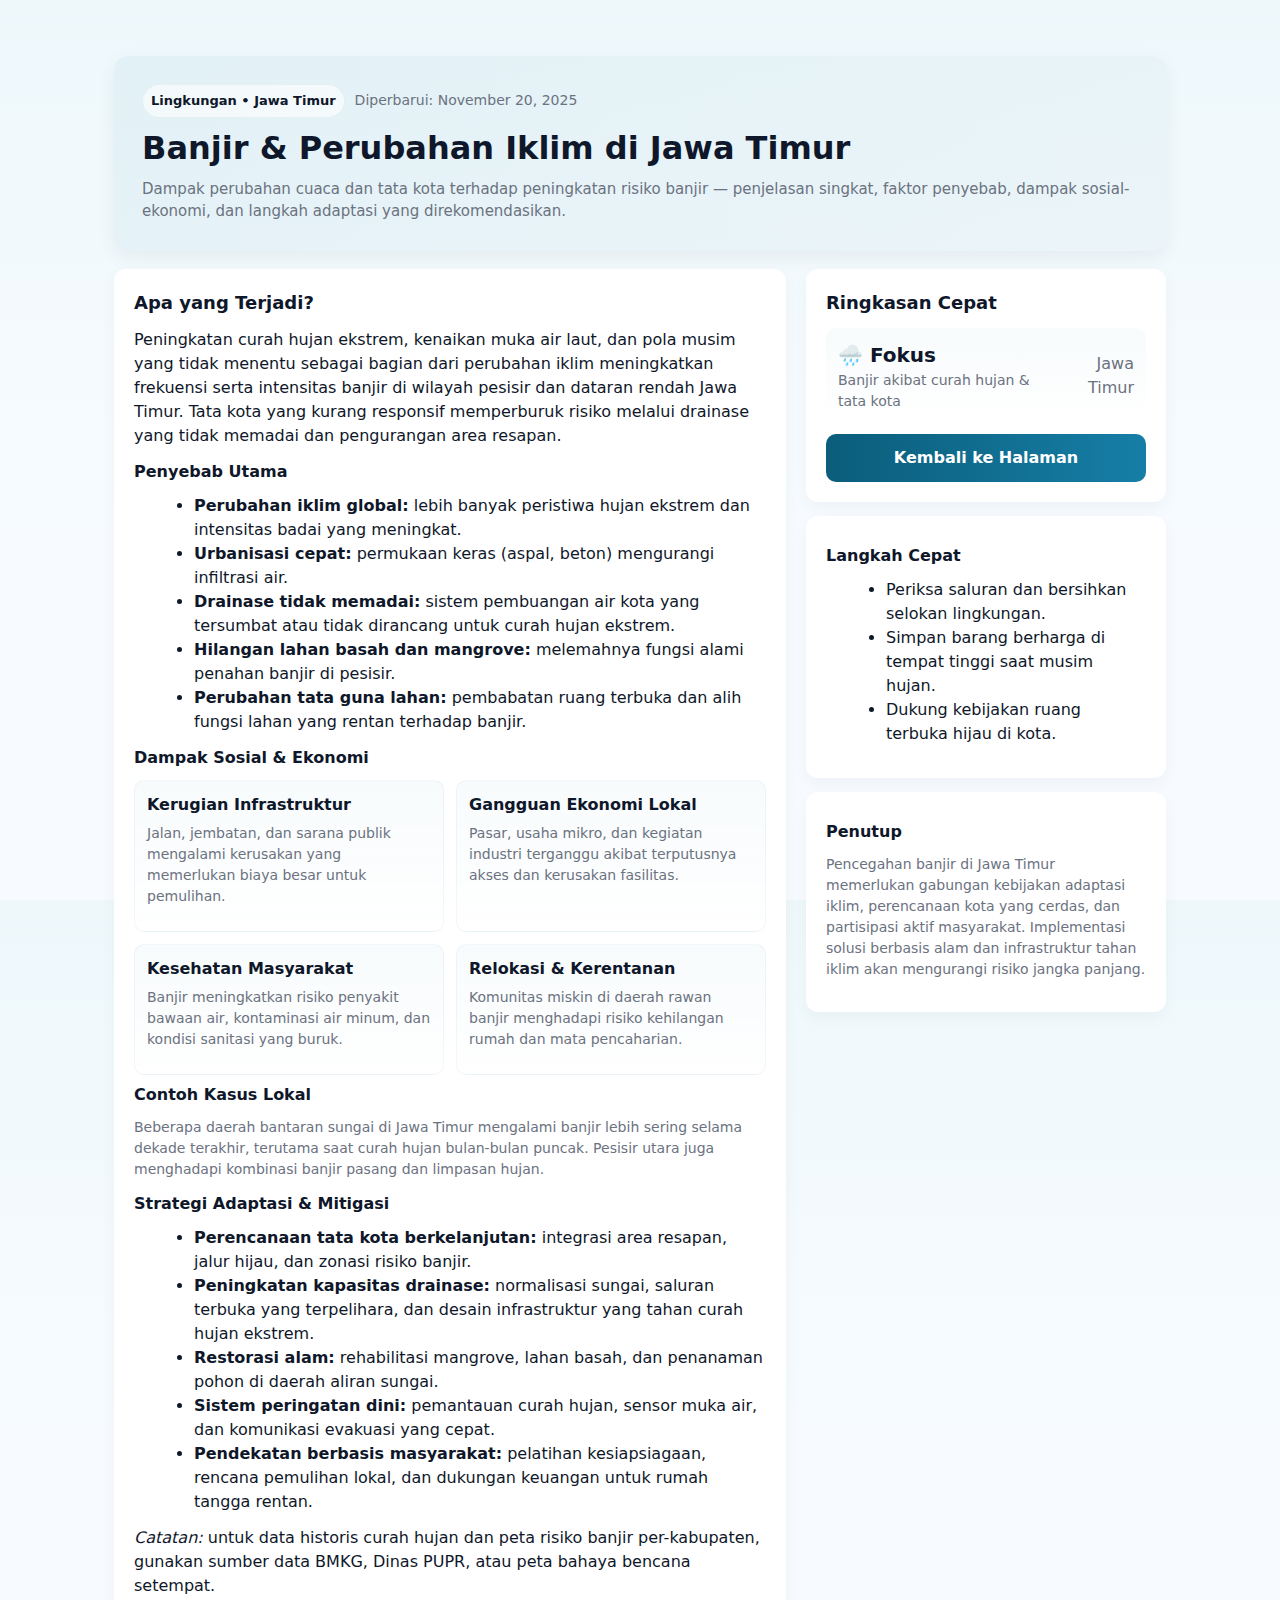
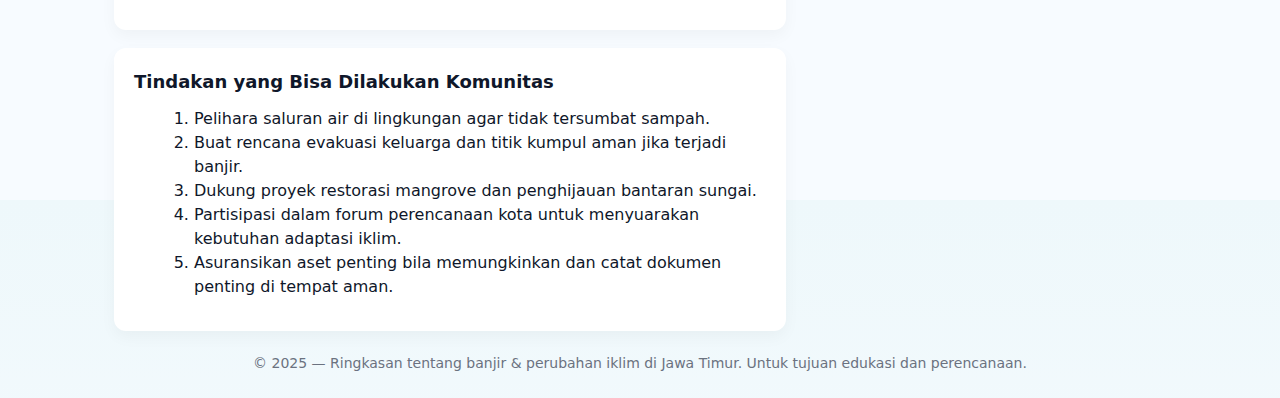
<file: greenmind/topik4.html>
<!doctype html>
<html lang="id">
<head>
  <meta charset="utf-8">
  <meta name="viewport" content="width=device-width, initial-scale=1">
  <title>Banjir & Perubahan Iklim di Jawa Timur — Risiko dan Tata Kota</title>
  <meta name="description" content="Analisis mengenai dampak perubahan iklim, pola cuaca ekstrem, dan tata kota terhadap meningkatnya risiko banjir di Jawa Timur serta langkah adaptasi dan mitigasi.">
  <style>
    :root{
      --bg:#f7fbff; --card:#ffffff; --accent:#0b5d7b; --muted:#6b7280; --accent-2:#167ea6;
      font-family: Inter, ui-sans-serif, system-ui, -apple-system, "Segoe UI", Roboto, "Helvetica Neue", Arial;
    }
    *{box-sizing:border-box}
    html,body{height:100%}
    body{margin:0;background:linear-gradient(180deg,#eef8fb 0%,var(--bg) 60%);color:#0f172a;line-height:1.5}
    .container{max-width:1100px;margin:32px auto;padding:24px}

    header.hero{display:grid;grid-template-columns:1fr;gap:18px;align-items:center;padding:28px;border-radius:14px;background:linear-gradient(90deg,rgba(22,126,166,0.06),rgba(11,93,123,0.03));box-shadow:0 6px 20px rgba(2,6,23,0.06)}
    .title{font-size:clamp(20px,3.5vw,32px);font-weight:700;margin:0}
    .lead{margin:6px 0 0;color:var(--muted);font-size:15px}

    .grid{display:grid;grid-template-columns:1fr 360px;gap:20px;margin-top:18px}
    @media (max-width:900px){.grid{grid-template-columns:1fr}}

    .card{background:var(--card);padding:20px;border-radius:12px;box-shadow:0 6px 16px rgba(2,6,23,0.04)}
    h2{margin:0 0 12px;font-size:18px}
    h3{margin:8px 0 10px;font-size:16px}
    p{margin:0 0 12px}
    .muted{color:var(--muted);font-size:14px}

    .impact-list{display:grid;grid-template-columns:repeat(2,1fr);gap:12px}
    @media (max-width:700px){.impact-list{grid-template-columns:1fr}}
    .impact-item{padding:12px;border-radius:10px;background:linear-gradient(180deg,rgba(22,126,166,0.03),rgba(0,0,0,0));border:1px solid rgba(22,126,166,0.06)}
    .impact-item strong{display:block;margin-bottom:6px}

    aside .stat{display:flex;justify-content:space-between;align-items:center;padding:12px;border-radius:10px;background:linear-gradient(180deg,rgba(23,163,184,0.03),rgba(0,0,0,0));margin-bottom:10px}
    .cta{display:block;text-align:center;padding:12px;border-radius:10px;background:linear-gradient(90deg,var(--accent),var(--accent-2));color:white;text-decoration:none;font-weight:600}

    ul{margin:0 0 12px 20px}
    ol{margin:0 0 12px 20px}
    .callout{padding:14px;border-radius:10px;background:linear-gradient(90deg,#fff9f5,#f0fff9);border:1px solid rgba(250,204,21,0.06)}
    footer{margin-top:22px;text-align:center;color:var(--muted);font-size:14px}
    .tag{display:inline-block;padding:6px 8px;border-radius:999px;background:rgba(255,255,255,0.6);font-weight:600;font-size:13px;border:1px solid rgba(11,93,123,0.07);}
  </style>
</head>
<body>
  <div class="container">
    <header class="hero card">
      <div>
        <div style="display:flex;gap:10px;align-items:center;margin-bottom:6px">
          <span class="tag">Lingkungan • Jawa Timur</span>
          <small class="muted">Diperbarui: November 20, 2025</small>
        </div>
        <h1 class="title">Banjir & Perubahan Iklim di Jawa Timur</h1>
        <p class="lead">Dampak perubahan cuaca dan tata kota terhadap peningkatan risiko banjir — penjelasan singkat, faktor penyebab, dampak sosial-ekonomi, dan langkah adaptasi yang direkomendasikan.</p>
      </div>
    </header>

    <main class="grid">
      <section>
        <article class="card">
          <h2>Apa yang Terjadi?</h2>
          <p>Peningkatan curah hujan ekstrem, kenaikan muka air laut, dan pola musim yang tidak menentu sebagai bagian dari perubahan iklim meningkatkan frekuensi serta intensitas banjir di wilayah pesisir dan dataran rendah Jawa Timur. Tata kota yang kurang responsif memperburuk risiko melalui drainase yang tidak memadai dan pengurangan area resapan.</p>

          <h3>Penyebab Utama</h3>
          <ul>
            <li><strong>Perubahan iklim global:</strong> lebih banyak peristiwa hujan ekstrem dan intensitas badai yang meningkat.</li>
            <li><strong>Urbanisasi cepat:</strong> permukaan keras (aspal, beton) mengurangi infiltrasi air.</li>
            <li><strong>Drainase tidak memadai:</strong> sistem pembuangan air kota yang tersumbat atau tidak dirancang untuk curah hujan ekstrem.</li>
            <li><strong>Hilangan lahan basah dan mangrove:</strong> melemahnya fungsi alami penahan banjir di pesisir.</li>
            <li><strong>Perubahan tata guna lahan:</strong> pembabatan ruang terbuka dan alih fungsi lahan yang rentan terhadap banjir.</li>
          </ul>

          <h3>Dampak Sosial & Ekonomi</h3>
          <div class="impact-list">
            <div class="impact-item">
              <strong>Kerugian Infrastruktur</strong>
              <p class="muted">Jalan, jembatan, dan sarana publik mengalami kerusakan yang memerlukan biaya besar untuk pemulihan.</p>
            </div>
            <div class="impact-item">
              <strong>Gangguan Ekonomi Lokal</strong>
              <p class="muted">Pasar, usaha mikro, dan kegiatan industri terganggu akibat terputusnya akses dan kerusakan fasilitas.</p>
            </div>
            <div class="impact-item">
              <strong>Kesehatan Masyarakat</strong>
              <p class="muted">Banjir meningkatkan risiko penyakit bawaan air, kontaminasi air minum, dan kondisi sanitasi yang buruk.</p>
            </div>
            <div class="impact-item">
              <strong>Relokasi & Kerentanan</strong>
              <p class="muted">Komunitas miskin di daerah rawan banjir menghadapi risiko kehilangan rumah dan mata pencaharian.</p>
            </div>
          </div>

          <h3>Contoh Kasus Lokal</h3>
          <p class="muted">Beberapa daerah bantaran sungai di Jawa Timur mengalami banjir lebih sering selama dekade terakhir, terutama saat curah hujan bulan-bulan puncak. Pesisir utara juga menghadapi kombinasi banjir pasang dan limpasan hujan.</p>

          <h3>Strategi Adaptasi & Mitigasi</h3>
          <ul>
            <li><strong>Perencanaan tata kota berkelanjutan:</strong> integrasi area resapan, jalur hijau, dan zonasi risiko banjir.</li>
            <li><strong>Peningkatan kapasitas drainase:</strong> normalisasi sungai, saluran terbuka yang terpelihara, dan desain infrastruktur yang tahan curah hujan ekstrem.</li>
            <li><strong>Restorasi alam:</strong> rehabilitasi mangrove, lahan basah, dan penanaman pohon di daerah aliran sungai.</li>
            <li><strong>Sistem peringatan dini:</strong> pemantauan curah hujan, sensor muka air, dan komunikasi evakuasi yang cepat.</li>
            <li><strong>Pendekatan berbasis masyarakat:</strong> pelatihan kesiapsiagaan, rencana pemulihan lokal, dan dukungan keuangan untuk rumah tangga rentan.</li>
          </ul>

          <p><em>Catatan:</em> untuk data historis curah hujan dan peta risiko banjir per-kabupaten, gunakan sumber data BMKG, Dinas PUPR, atau peta bahaya bencana setempat.</p>
        </article>

        <article class="card" style="margin-top:18px">
          <h2>Tindakan yang Bisa Dilakukan Komunitas</h2>
          <ol>
            <li>Pelihara saluran air di lingkungan agar tidak tersumbat sampah.</li>
            <li>Buat rencana evakuasi keluarga dan titik kumpul aman jika terjadi banjir.</li>
            <li>Dukung proyek restorasi mangrove dan penghijauan bantaran sungai.</li>
            <li>Partisipasi dalam forum perencanaan kota untuk menyuarakan kebutuhan adaptasi iklim.</li>
            <li>Asuransikan aset penting bila memungkinkan dan catat dokumen penting di tempat aman.</li>
          </ol>
        </article>
      </section>

      <aside>
        <div class="card">
          <h2>Ringkasan Cepat</h2>
          <div class="stat" style="display:flex;justify-content:space-between;align-items:center;padding:12px;border-radius:10px;background:linear-gradient(180deg,rgba(22,126,166,0.03),rgba(0,0,0,0));margin-bottom:10px">
            <div>
              <div style="font-weight:700;font-size:20px">🌧️ Fokus</div>
              <div class="muted">Banjir akibat curah hujan & tata kota</div>
            </div>
            <div style="text-align:right;color:var(--muted)">Jawa Timur</div>
          </div>

          <a href="lingkungan.html" class="cta">Kembali ke Halaman</a>
        </div>

        <div class="card" style="margin-top:14px">
          <h3>Langkah Cepat</h3>
          <ul>
            <li>Periksa saluran dan bersihkan selokan lingkungan.</li>
            <li>Simpan barang berharga di tempat tinggi saat musim hujan.</li>
            <li>Dukung kebijakan ruang terbuka hijau di kota.</li>
          </ul>
        </div>

        <div class="card" style="margin-top:14px">
          <h3>Penutup</h3>
          <p class="muted">Pencegahan banjir di Jawa Timur memerlukan gabungan kebijakan adaptasi iklim, perencanaan kota yang cerdas, dan partisipasi aktif masyarakat. Implementasi solusi berbasis alam dan infrastruktur tahan iklim akan mengurangi risiko jangka panjang.</p>
        </div>
      </aside>
    </main>

    <footer>
      &copy; 2025 — Ringkasan tentang banjir & perubahan iklim di Jawa Timur. Untuk tujuan edukasi dan perencanaan.
    </footer>
  </div>
</body>
</html>
</file>
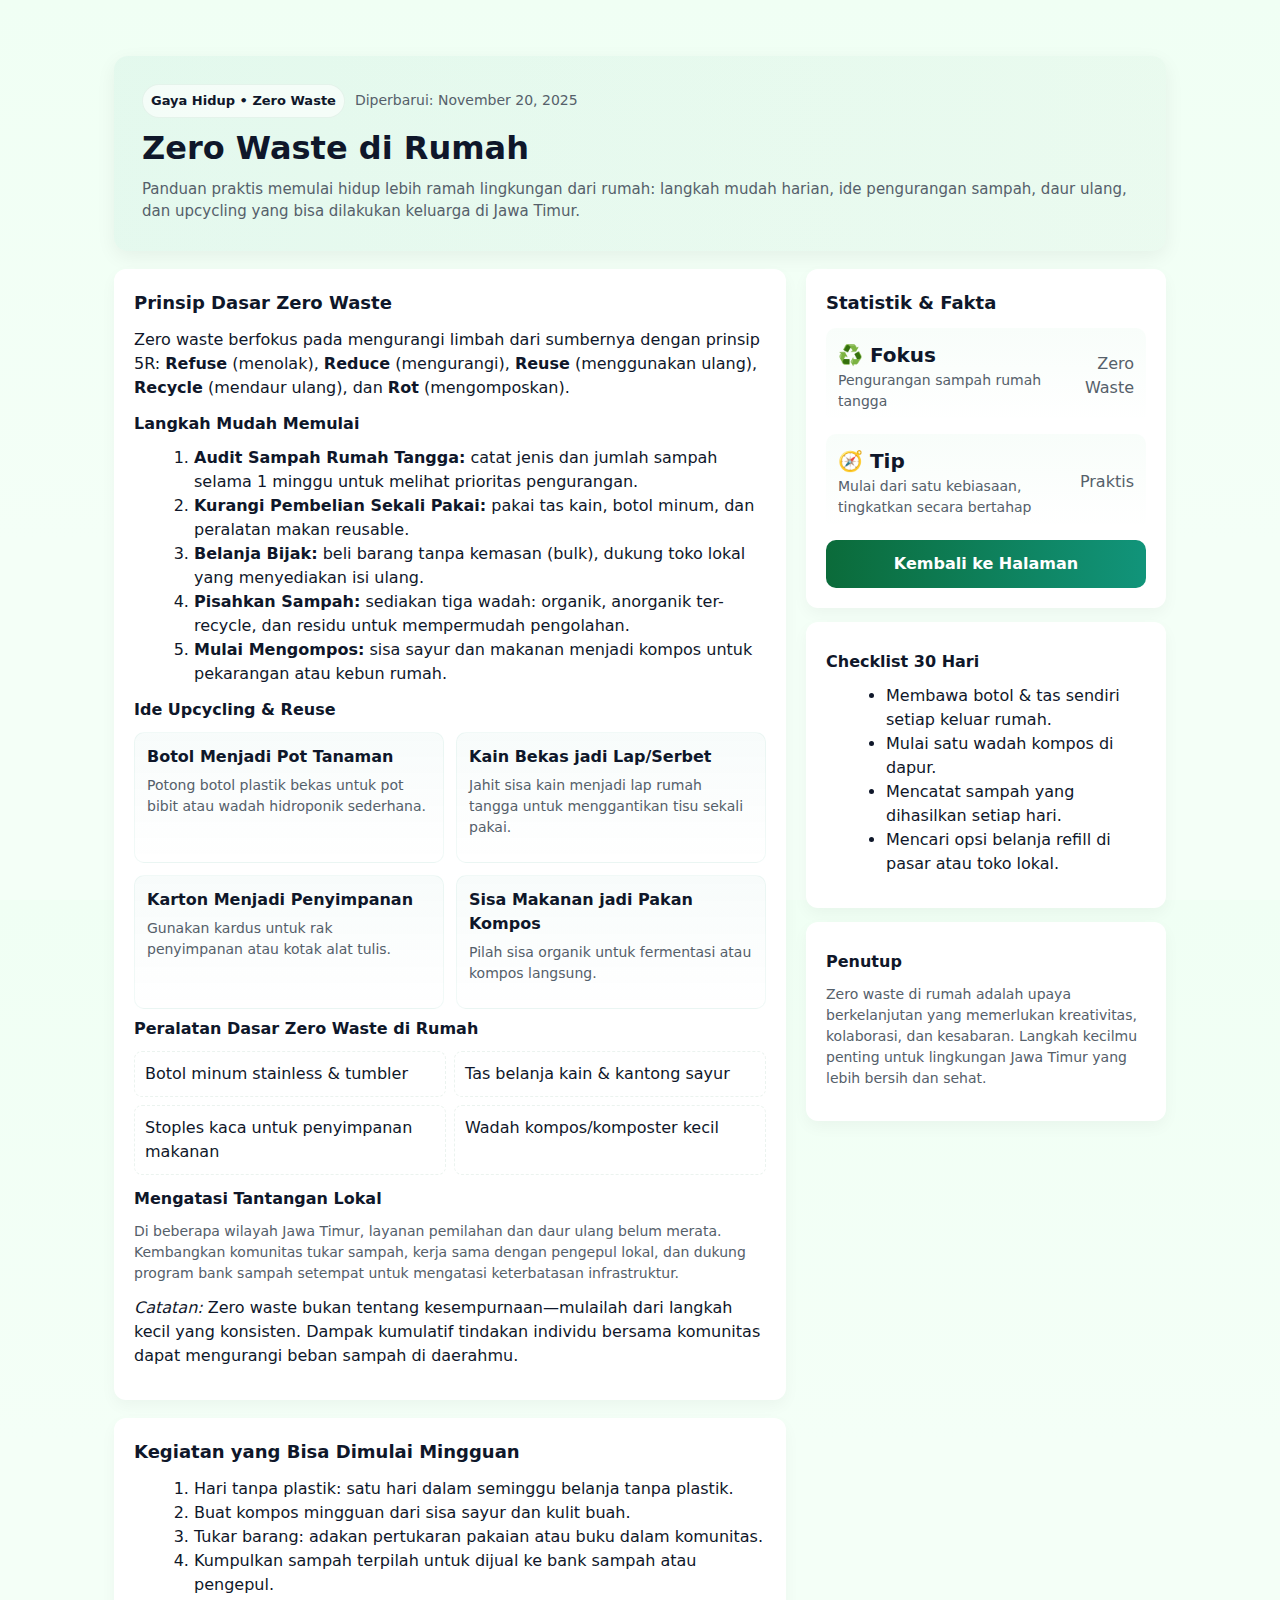
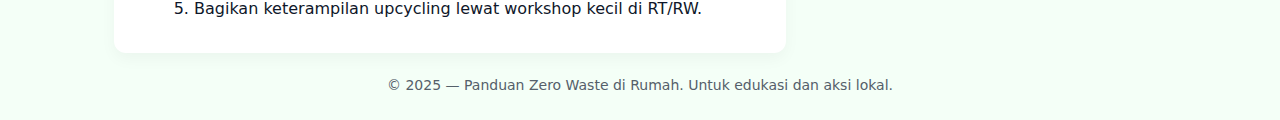
<file: greenmind/topik5.html>
<!doctype html>
<html lang="id">
<head>
  <meta charset="utf-8">
  <meta name="viewport" content="width=device-width, initial-scale=1">
  <title>Zero Waste di Rumah — Mulai Hidup Ramah Lingkungan</title>
  <meta name="description" content="Panduan praktis memulai gaya hidup zero waste dari rumah: langkah harian, pengurangan sampah, daur ulang, dan ide upcycling untuk keluarga di Jawa Timur.">
  <style>
    :root{
      --bg:#f4fff7; --card:#ffffff; --accent:#0b6b3a; --muted:#55606a; --accent-2:#11947a;
      font-family: Inter, ui-sans-serif, system-ui, -apple-system, "Segoe UI", Roboto, "Helvetica Neue", Arial;
    }
    *{box-sizing:border-box}
    html,body{height:100%}
    body{margin:0;background:linear-gradient(180deg,#f0fff4 0%,var(--bg) 60%);color:#0f172a;line-height:1.5}
    .container{max-width:1100px;margin:32px auto;padding:24px}

    header.hero{display:grid;grid-template-columns:1fr;gap:18px;align-items:center;padding:28px;border-radius:14px;background:linear-gradient(90deg,rgba(17,148,122,0.06),rgba(11,107,58,0.03));box-shadow:0 6px 20px rgba(2,6,23,0.06)}
    .title{font-size:clamp(20px,3.5vw,32px);font-weight:700;margin:0}
    .lead{margin:6px 0 0;color:var(--muted);font-size:15px}

    .grid{display:grid;grid-template-columns:1fr 360px;gap:20px;margin-top:18px}
    @media (max-width:900px){.grid{grid-template-columns:1fr}}

    .card{background:var(--card);padding:20px;border-radius:12px;box-shadow:0 6px 16px rgba(2,6,23,0.04)}
    h2{margin:0 0 12px;font-size:18px}
    h3{margin:8px 0 10px;font-size:16px}
    p{margin:0 0 12px}
    .muted{color:var(--muted);font-size:14px}

    .impact-list{display:grid;grid-template-columns:repeat(2,1fr);gap:12px}
    @media (max-width:700px){.impact-list{grid-template-columns:1fr}}
    .impact-item{padding:12px;border-radius:10px;background:linear-gradient(180deg,rgba(17,148,122,0.03),rgba(0,0,0,0));border:1px solid rgba(17,148,122,0.06)}
    .impact-item strong{display:block;margin-bottom:6px}

    aside .stat{display:flex;justify-content:space-between;align-items:center;padding:12px;border-radius:10px;background:linear-gradient(180deg,rgba(34,197,94,0.03),rgba(0,0,0,0));margin-bottom:10px}
    .cta{display:block;text-align:center;padding:12px;border-radius:10px;background:linear-gradient(90deg,var(--accent),var(--accent-2));color:white;text-decoration:none;font-weight:600}

    ul{margin:0 0 12px 20px}
    ol{margin:0 0 12px 20px}
    .callout{padding:14px;border-radius:10px;background:linear-gradient(90deg,#f7fff9,#fffef7);border:1px solid rgba(16,185,129,0.06)}
    .tag{display:inline-block;padding:6px 8px;border-radius:999px;background:rgba(255,255,255,0.6);font-weight:600;font-size:13px;border:1px solid rgba(11,107,58,0.07);}
    footer{margin-top:22px;text-align:center;color:var(--muted);font-size:14px}
    .kit{display:grid;grid-template-columns:repeat(2,1fr);gap:8px}
    @media (max-width:700px){.kit{grid-template-columns:1fr}}
    .kit-item{padding:10px;border-radius:8px;border:1px dashed rgba(11,107,58,0.08);}
  </style>
</head>
<body>
  <div class="container">
    <header class="hero card">
      <div>
        <div style="display:flex;gap:10px;align-items:center;margin-bottom:6px">
          <span class="tag">Gaya Hidup • Zero Waste</span>
          <small class="muted">Diperbarui: November 20, 2025</small>
        </div>
        <h1 class="title">Zero Waste di Rumah</h1>
        <p class="lead">Panduan praktis memulai hidup lebih ramah lingkungan dari rumah: langkah mudah harian, ide pengurangan sampah, daur ulang, dan upcycling yang bisa dilakukan keluarga di Jawa Timur.</p>
      </div>
    </header>

    <main class="grid">
      <section>
        <article class="card">
          <h2>Prinsip Dasar Zero Waste</h2>
          <p>Zero waste berfokus pada mengurangi limbah dari sumbernya dengan prinsip 5R: <strong>Refuse</strong> (menolak), <strong>Reduce</strong> (mengurangi), <strong>Reuse</strong> (menggunakan ulang), <strong>Recycle</strong> (mendaur ulang), dan <strong>Rot</strong> (mengomposkan).</p>

          <h3>Langkah Mudah Memulai</h3>
          <ol>
            <li><strong>Audit Sampah Rumah Tangga:</strong> catat jenis dan jumlah sampah selama 1 minggu untuk melihat prioritas pengurangan.</li>
            <li><strong>Kurangi Pembelian Sekali Pakai:</strong> pakai tas kain, botol minum, dan peralatan makan reusable.</li>
            <li><strong>Belanja Bijak:</strong> beli barang tanpa kemasan (bulk), dukung toko lokal yang menyediakan isi ulang.</li>
            <li><strong>Pisahkan Sampah:</strong> sediakan tiga wadah: organik, anorganik ter-recycle, dan residu untuk mempermudah pengolahan.</li>
            <li><strong>Mulai Mengompos:</strong> sisa sayur dan makanan menjadi kompos untuk pekarangan atau kebun rumah.</li>
          </ol>

          <h3>Ide Upcycling & Reuse</h3>
          <div class="impact-list">
            <div class="impact-item">
              <strong>Botol Menjadi Pot Tanaman</strong>
              <p class="muted">Potong botol plastik bekas untuk pot bibit atau wadah hidroponik sederhana.</p>
            </div>
            <div class="impact-item">
              <strong>Kain Bekas jadi Lap/Serbet</strong>
              <p class="muted">Jahit sisa kain menjadi lap rumah tangga untuk menggantikan tisu sekali pakai.</p>
            </div>
            <div class="impact-item">
              <strong>Karton Menjadi Penyimpanan</strong>
              <p class="muted">Gunakan kardus untuk rak penyimpanan atau kotak alat tulis.</p>
            </div>
            <div class="impact-item">
              <strong>Sisa Makanan jadi Pakan Kompos</strong>
              <p class="muted">Pilah sisa organik untuk fermentasi atau kompos langsung.</p>
            </div>
          </div>

          <h3>Peralatan Dasar Zero Waste di Rumah</h3>
          <div class="kit" style="margin-bottom:12px">
            <div class="kit-item">Botol minum stainless & tumbler</div>
            <div class="kit-item">Tas belanja kain & kantong sayur</div>
            <div class="kit-item">Stoples kaca untuk penyimpanan makanan</div>
            <div class="kit-item">Wadah kompos/komposter kecil</div>
          </div>

          <h3>Mengatasi Tantangan Lokal</h3>
          <p class="muted">Di beberapa wilayah Jawa Timur, layanan pemilahan dan daur ulang belum merata. Kembangkan komunitas tukar sampah, kerja sama dengan pengepul lokal, dan dukung program bank sampah setempat untuk mengatasi keterbatasan infrastruktur.</p>

          <p><em>Catatan:</em> Zero waste bukan tentang kesempurnaan—mulailah dari langkah kecil yang konsisten. Dampak kumulatif tindakan individu bersama komunitas dapat mengurangi beban sampah di daerahmu.</p>
        </article>

        <article class="card" style="margin-top:18px">
          <h2>Kegiatan yang Bisa Dimulai Mingguan</h2>
          <ol>
            <li>Hari tanpa plastik: satu hari dalam seminggu belanja tanpa plastik.</li>
            <li>Buat kompos mingguan dari sisa sayur dan kulit buah.</li>
            <li>Tukar barang: adakan pertukaran pakaian atau buku dalam komunitas.</li>
            <li>Kumpulkan sampah terpilah untuk dijual ke bank sampah atau pengepul.</li>
            <li>Bagikan keterampilan upcycling lewat workshop kecil di RT/RW.</li>
          </ol>
        </article>
      </section>

      <aside>
        <div class="card">
          <h2>Statistik & Fakta</h2>
          <div class="stat">
            <div>
              <div style="font-weight:700;font-size:20px">♻️ Fokus</div>
              <div class="muted">Pengurangan sampah rumah tangga</div>
            </div>
            <div style="text-align:right;color:var(--muted)">Zero Waste</div>
          </div>

          <div class="stat">
            <div>
              <div style="font-weight:700;font-size:20px">🧭 Tip</div>
              <div class="muted">Mulai dari satu kebiasaan, tingkatkan secara bertahap</div>
            </div>
            <div style="text-align:right;color:var(--muted)">Praktis</div>
          </div>

          <a href="lingkungan.html" class="cta">Kembali ke Halaman</a>
        </div>

        <div class="card" style="margin-top:14px">
          <h3>Checklist 30 Hari</h3>
          <ul>
            <li>Membawa botol & tas sendiri setiap keluar rumah.</li>
            <li>Mulai satu wadah kompos di dapur.</li>
            <li>Mencatat sampah yang dihasilkan setiap hari.</li>
            <li>Mencari opsi belanja refill di pasar atau toko lokal.</li>
          </ul>
        </div>

        <div class="card" style="margin-top:14px">
          <h3>Penutup</h3>
          <p class="muted">Zero waste di rumah adalah upaya berkelanjutan yang memerlukan kreativitas, kolaborasi, dan kesabaran. Langkah kecilmu penting untuk lingkungan Jawa Timur yang lebih bersih dan sehat.</p>
        </div>
      </aside>
    </main>

    <footer>
      &copy; 2025 — Panduan Zero Waste di Rumah. Untuk edukasi dan aksi lokal.
    </footer>
  </div>
</body>
</html>
</file>
<file: greenmind/assets/css/style.css>

</file>
